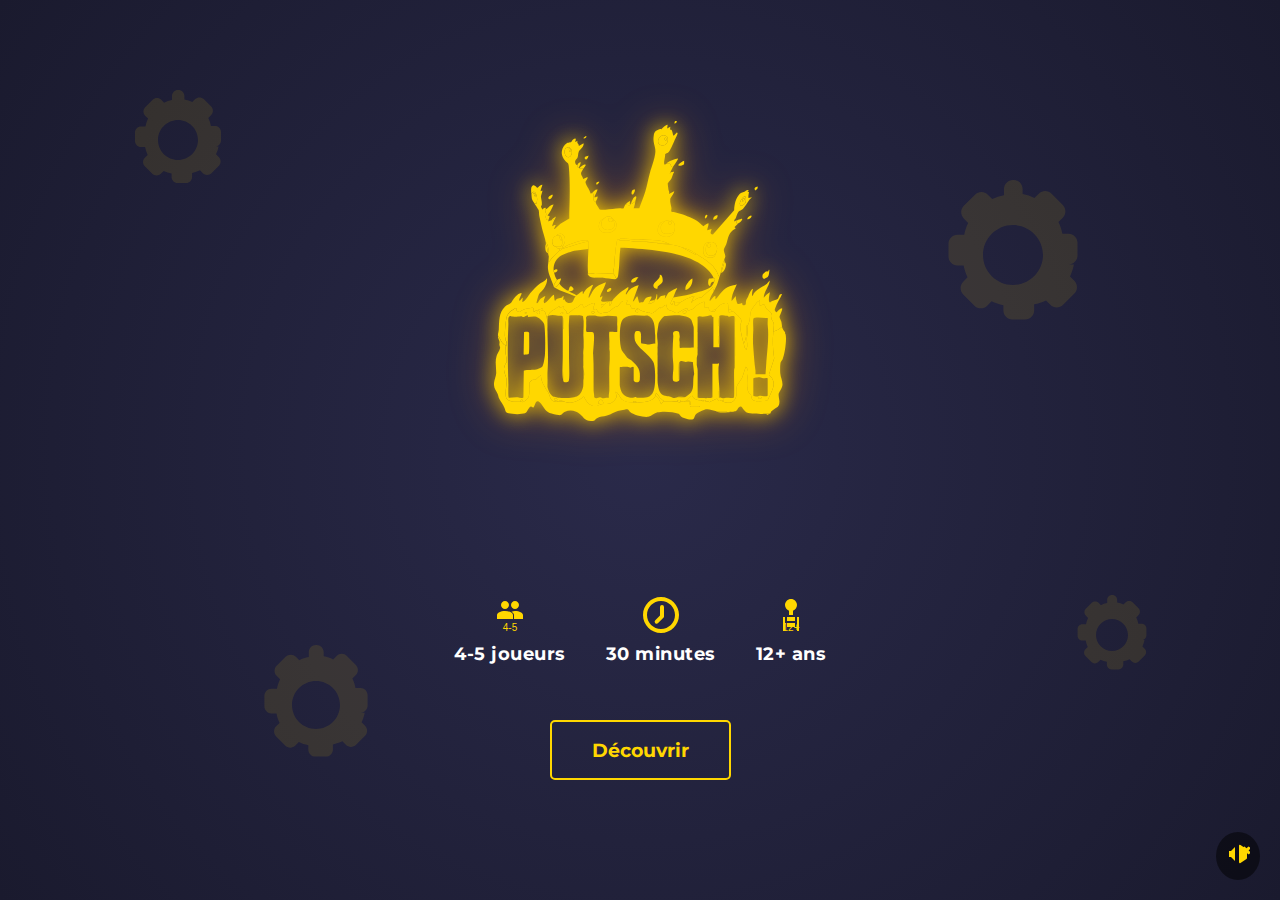
<file: index.html>
<!DOCTYPE html>
<html lang="fr">
<head>
    <meta charset="UTF-8">
    <meta name="viewport" content="width=device-width, initial-scale=1.0">
    <title>PUTSCH - Le Jeu de Cartes</title>
    <link rel="preconnect" href="https://fonts.googleapis.com">
    <link rel="preconnect" href="https://fonts.gstatic.com" crossorigin>
    <link href="https://fonts.googleapis.com/css2?family=Montserrat:wght@700;800&display=swap" rel="stylesheet">
    <style>
        body, html {
            margin: 0;
            padding: 0;
            width: 100%;
            height: 100%;
            overflow-x: hidden;
            overflow-y: auto;
            background: #1a1a2e;
        }

        .landing-container {
            position: relative;
            width: 100%;
            min-height: 100vh;
            display: flex;
            flex-direction: column;
            justify-content: center;
            align-items: center;
            background: radial-gradient(circle at center, #2a2a4a 0%, #1a1a2e 100%);
            padding: 2rem 1rem;
            box-sizing: border-box;
        }

        .logo-container {
            position: relative;
            text-align: center;
            margin-bottom: 2rem;
        }

        .site-logo {
            width: auto;
            height: 300px;
            margin-bottom: 2rem;
            filter: drop-shadow(0 0 10px rgba(255, 215, 0, 0.8)) drop-shadow(0 0 20px rgba(255, 140, 0, 0.4));
            animation: glowPulse 4s ease-in-out infinite;
        }

        @keyframes glowPulse {
            0%, 100% {
                filter: drop-shadow(0 0 10px rgba(255, 215, 0, 0.8)) 
                        drop-shadow(0 0 20px rgba(255, 140, 0, 0.4));
            }
            50% {
                filter: drop-shadow(0 0 20px rgba(255, 215, 0, 0.9))
                        drop-shadow(0 0 35px rgba(255, 140, 0, 0.6))
                        drop-shadow(0 0 45px rgba(255, 69, 0, 0.3));
            }
        }

        .tagline {
            font-family: 'Montserrat', sans-serif;
            font-weight: 700;
            font-size: 1.5rem;
            color: #fff;
            margin: 0 auto 2rem;
            max-width: 800px;
            opacity: 0;
            transform: translateY(20px);
            animation: fadeInUp 1.5s ease forwards 0.5s;
        }

        .discover-btn {
            display: inline-block;
            padding: 1rem 2.5rem;
            margin-top: 0.5rem;
            font-family: 'Montserrat', sans-serif;
            font-weight: 700;
            font-size: 1.2rem;
            color: #FFD700;
            text-decoration: none;
            border: 2px solid #FFD700;
            border-radius: 5px;
            transition: all 0.3s ease;
            animation: fadeInUp 1.5s ease forwards;
        }

        .discover-btn:hover {
            background: rgba(255, 215, 0, 0.1);
            transform: translateY(-2px);
        }

        .gears {
            position: absolute;
            width: 100%;
            height: 100%;
            pointer-events: none;
        }

        .gear {
            position: absolute;
            opacity: 0.1;
            animation: rotate 20s linear infinite;
        }

        .gear:nth-child(1) { top: 10%; left: 10%; width: 100px; }
        .gear:nth-child(2) { top: 20%; right: 15%; width: 150px; animation-direction: reverse; }
        .gear:nth-child(3) { bottom: 15%; left: 20%; width: 120px; }
        .gear:nth-child(4) { bottom: 25%; right: 10%; width: 80px; animation-direction: reverse; }

        @keyframes fadeInUp {
            to {
                opacity: 1;
                transform: translateY(0);
            }
        }

        @keyframes rotate {
            from { transform: rotate(0deg); }
            to { transform: rotate(360deg); }
        }

        @keyframes fadeIn {
            to {
                opacity: 1;
            }
        }

        #sound-control {
            position: fixed;
            bottom: 20px;
            right: 20px;
            z-index: 1000;
            cursor: pointer;
            transition: all 0.3s ease;
            background: rgba(0, 0, 0, 0.5);
            padding: 10px;
            border-radius: 50%;
            border: 1px solid var(--secondary-color);
        }

        #sound-control:hover {
            transform: scale(1.1);
            background: rgba(0, 0, 0, 0.7);
        }

        .sound-icon {
            width: 24px;
            height: 24px;
            transition: all 0.3s ease;
        }

        .game-info {
            display: flex;
            justify-content: center;
            gap: 2.5rem;
            margin: 0.5rem auto 2.5rem;
            padding: 0.5rem;
            max-width: 600px;
            background: transparent;
            animation: fadeIn 1s ease forwards;
        }

        .info-item {
            display: flex;
            flex-direction: column;
            align-items: center;
            gap: 0.5rem;
            color: #fff;
            font-family: 'Montserrat', sans-serif;
            font-weight: 700;
            text-align: center;
        }

        .info-icon {
            width: 40px;
            height: 40px;
            transition: transform 0.3s ease;
        }

        .info-item:hover .info-icon {
            transform: scale(1.1);
        }

        .info-item span {
            font-size: 1.1rem;
            white-space: nowrap;
            font-family: 'Montserrat', sans-serif;
            font-weight: 700;
            letter-spacing: 0.5px;
        }

        @media (max-width: 600px) {
            .game-info {
                flex-direction: row;
                gap: 1rem;
                padding: 0.5rem;
                margin-bottom: 1rem;
            }

            .info-icon {
                width: 30px;
                height: 30px;
            }

            .info-item {
                gap: 0.3rem;
            }

            .info-item span {
                font-size: 0.9rem;
            }
        }

        @media (max-width: 400px) {
            .game-info {
                gap: 0.5rem;
            }

            .info-icon {
                width: 25px;
                height: 25px;
            }

            .info-item span {
                font-size: 0.8rem;
            }
        }

        @media (max-width: 768px) {
            .site-logo {
                height: 200px;
                margin-bottom: 1.5rem;
            }

            .tagline {
                font-size: 1.2rem;
                padding: 0 1rem;
                text-align: center;
            }

            .discover-btn {
                padding: 0.8rem 2rem;
                font-size: 1.1rem;
                margin-top: 1rem;
                margin-bottom: 2rem;
            }

            .landing-container {
                padding: 4rem 1rem;
            }
        }
    </style>
</head>
<body>
    <div class="landing-container">
        <div class="gears">
            <img src="images/gear.svg" alt="" class="gear">
            <img src="images/gear.svg" alt="" class="gear">
            <img src="images/gear.svg" alt="" class="gear">
            <img src="images/gear.svg" alt="" class="gear">
        </div>
        
        <div class="logo-container">
            <img src="images/logojaune.svg" alt="PUTSCH" class="site-logo">
            <p class="tagline">Incarnez un rebelle et renversez le despote en conquérant des territoires !</p>
        </div>
        
        <div class="game-info">
            <div class="info-item">
                <img src="images/players.svg" alt="Nombre de joueurs" class="info-icon">
                <span>4-5 joueurs</span>
            </div>
            <div class="info-item">
                <img src="images/time.svg" alt="Durée de partie" class="info-icon">
                <span>30 minutes</span>
            </div>
            <div class="info-item">
                <img src="images/age.svg" alt="Âge minimum" class="info-icon">
                <span>12+ ans</span>
            </div>
        </div>

        <a href="game.html" class="discover-btn">Découvrir</a>

        <div id="sound-control">
            <img src="images/sound-on.svg" alt="Contrôle du son" class="sound-icon">
        </div>

        <audio id="background-music" loop>
            <source src="audio/background.mp3" type="audio/mpeg">
        </audio>

        <script>
            document.addEventListener('DOMContentLoaded', function() {
                const music = document.getElementById('background-music');
                const soundControl = document.getElementById('sound-control');
                const soundIcon = soundControl.querySelector('.sound-icon');
                let isPlaying = true;

                // Configuration pour maximiser les chances d'autoplay
                music.volume = 0.7;
                music.muted = false;
                
                // Fonction pour démarrer la musique
                function startMusic() {
                    const playPromise = music.play();
                    if (playPromise !== undefined) {
                        playPromise
                            .then(() => {
                                isPlaying = true;
                                soundIcon.src = 'images/sound-on.svg';
                            })
                            .catch(error => {
                                console.log("Autoplay prevented:", error);
                                isPlaying = false;
                                soundIcon.src = 'images/sound-off.svg';
                            });
                    }
                }

                // Essayer de démarrer la musique immédiatement
                startMusic();

                // Démarrer aussi au premier clic sur la page
                document.addEventListener('click', function startOnClick() {
                    if (!isPlaying) {
                        startMusic();
                    }
                    document.removeEventListener('click', startOnClick);
                }, { once: true });

                soundControl.addEventListener('click', function(e) {
                    e.stopPropagation(); // Empêcher la propagation au document
                    if (isPlaying) {
                        music.pause();
                        soundIcon.src = 'images/sound-off.svg';
                    } else {
                        startMusic();
                    }
                    isPlaying = !isPlaying;
                });
            });
        </script>
    </div>
</body>
</html>
</file>
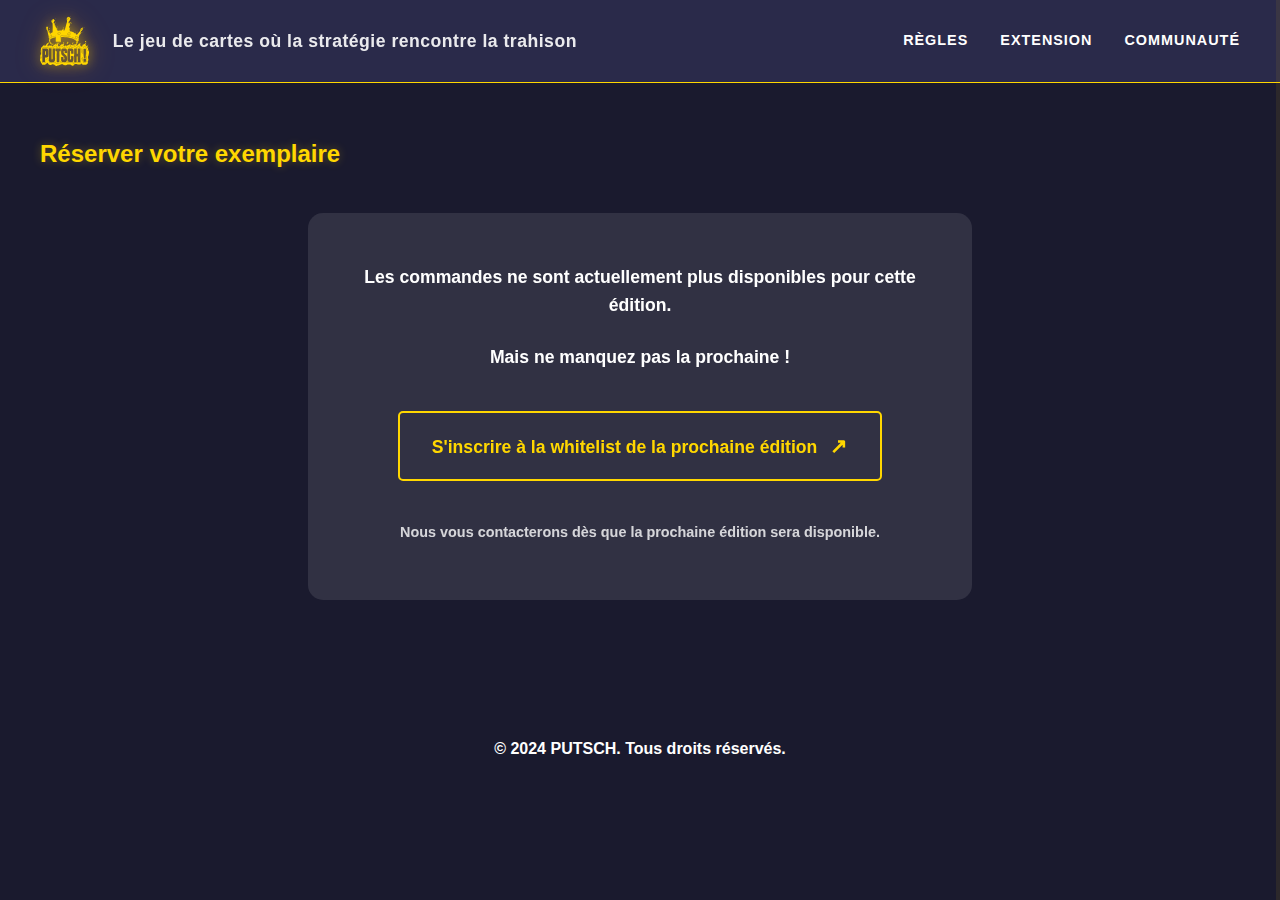
<file: commande.html>
<!DOCTYPE html>
<html lang="fr">
<head>
    <meta charset="UTF-8">
    <meta name="viewport" content="width=device-width, initial-scale=1.0">
    <title>Commander PUTSCH</title>
    <link rel="stylesheet" href="styles.css">
    <style>
        .header-logo {
            height: 50px;
            width: auto;
            margin: 0;
            transition: transform 0.3s ease;
            filter: drop-shadow(0 0 6px rgba(255, 215, 0, 0.6)) drop-shadow(0 0 12px rgba(255, 140, 0, 0.3));
            animation: headerGlowPulse 4s ease-in-out infinite;
        }

        .header-logo:hover {
            transform: scale(1.05);
        }

        .logo-container {
            display: flex;
            align-items: center;
            gap: 1.5rem;
        }

        header {
            background: var(--background-color);
            padding: 1rem 2rem;
            border-bottom: 1px solid var(--secondary-color);
        }

        .header-content {
            max-width: 1200px;
            margin: 0 auto;
            display: flex;
            justify-content: space-between;
            align-items: center;
        }

        .tagline {
            color: var(--text-color);
            font-family: 'Montserrat', sans-serif;
            font-weight: 700;
            margin: 0;
            font-size: 1.1rem;
        }

        @keyframes headerGlowPulse {
            0%, 100% {
                filter: drop-shadow(0 0 6px rgba(255, 215, 0, 0.6)) 
                        drop-shadow(0 0 12px rgba(255, 140, 0, 0.3));
            }
            50% {
                filter: drop-shadow(0 0 12px rgba(255, 215, 0, 0.7))
                        drop-shadow(0 0 20px rgba(255, 140, 0, 0.4))
                        drop-shadow(0 0 25px rgba(255, 69, 0, 0.2));
            }
        }

        @media (max-width: 768px) {
            .logo-container {
                gap: 1rem;
            }
            
            .tagline {
                font-size: 0.9rem;
            }

            .header-logo {
                height: 40px;
            }
        }
    </style>
</head>
<body>
    <header>
        <div class="header-content">
            <div class="logo-container">
                <img src="images/logojaune.svg" alt="PUTSCH" class="header-logo">
                <p class="tagline">Le jeu de cartes où la stratégie rencontre la trahison</p>
            </div>
            <nav class="minimal-nav">
                <a href="game.html" class="nav-link">règles</a>
                <a href="extension.html" class="nav-link">Extension</a>
                <a href="communaute.html" class="nav-link">Communauté</a>
            </nav>
        </div>
    </header>

    <main>
        <section class="commande-section">
            <h2>Réserver votre exemplaire</h2>
            <div class="reservation-message">
                <p>Les commandes ne sont actuellement plus disponibles pour cette édition.</p>
                <p class="highlight">Mais ne manquez pas la prochaine !</p>
                <a href="https://docs.google.com/forms/d/e/1FAIpQLScZ3CREEXs-LzFPAhI5t2vDWl9cGPxNp37zKpwhCGBnQaaNkw/viewform?usp=preview" 
                   target="_blank" 
                   rel="noopener noreferrer" 
                   class="cta-button"
                   aria-label="S'inscrire à la whitelist de la prochaine édition">
                    S'inscrire à la whitelist de la prochaine édition
                </a>
                <p class="small-text">Nous vous contacterons dès que la prochaine édition sera disponible.</p>
                
                <div class="social-proof">
                
                </div>
            </div>
        </section>
    </main>

    <footer>
        <p>&copy; 2024 PUTSCH. Tous droits réservés.</p>
    </footer>
    <script src="script.js"></script>
</body>
</html>
</file>
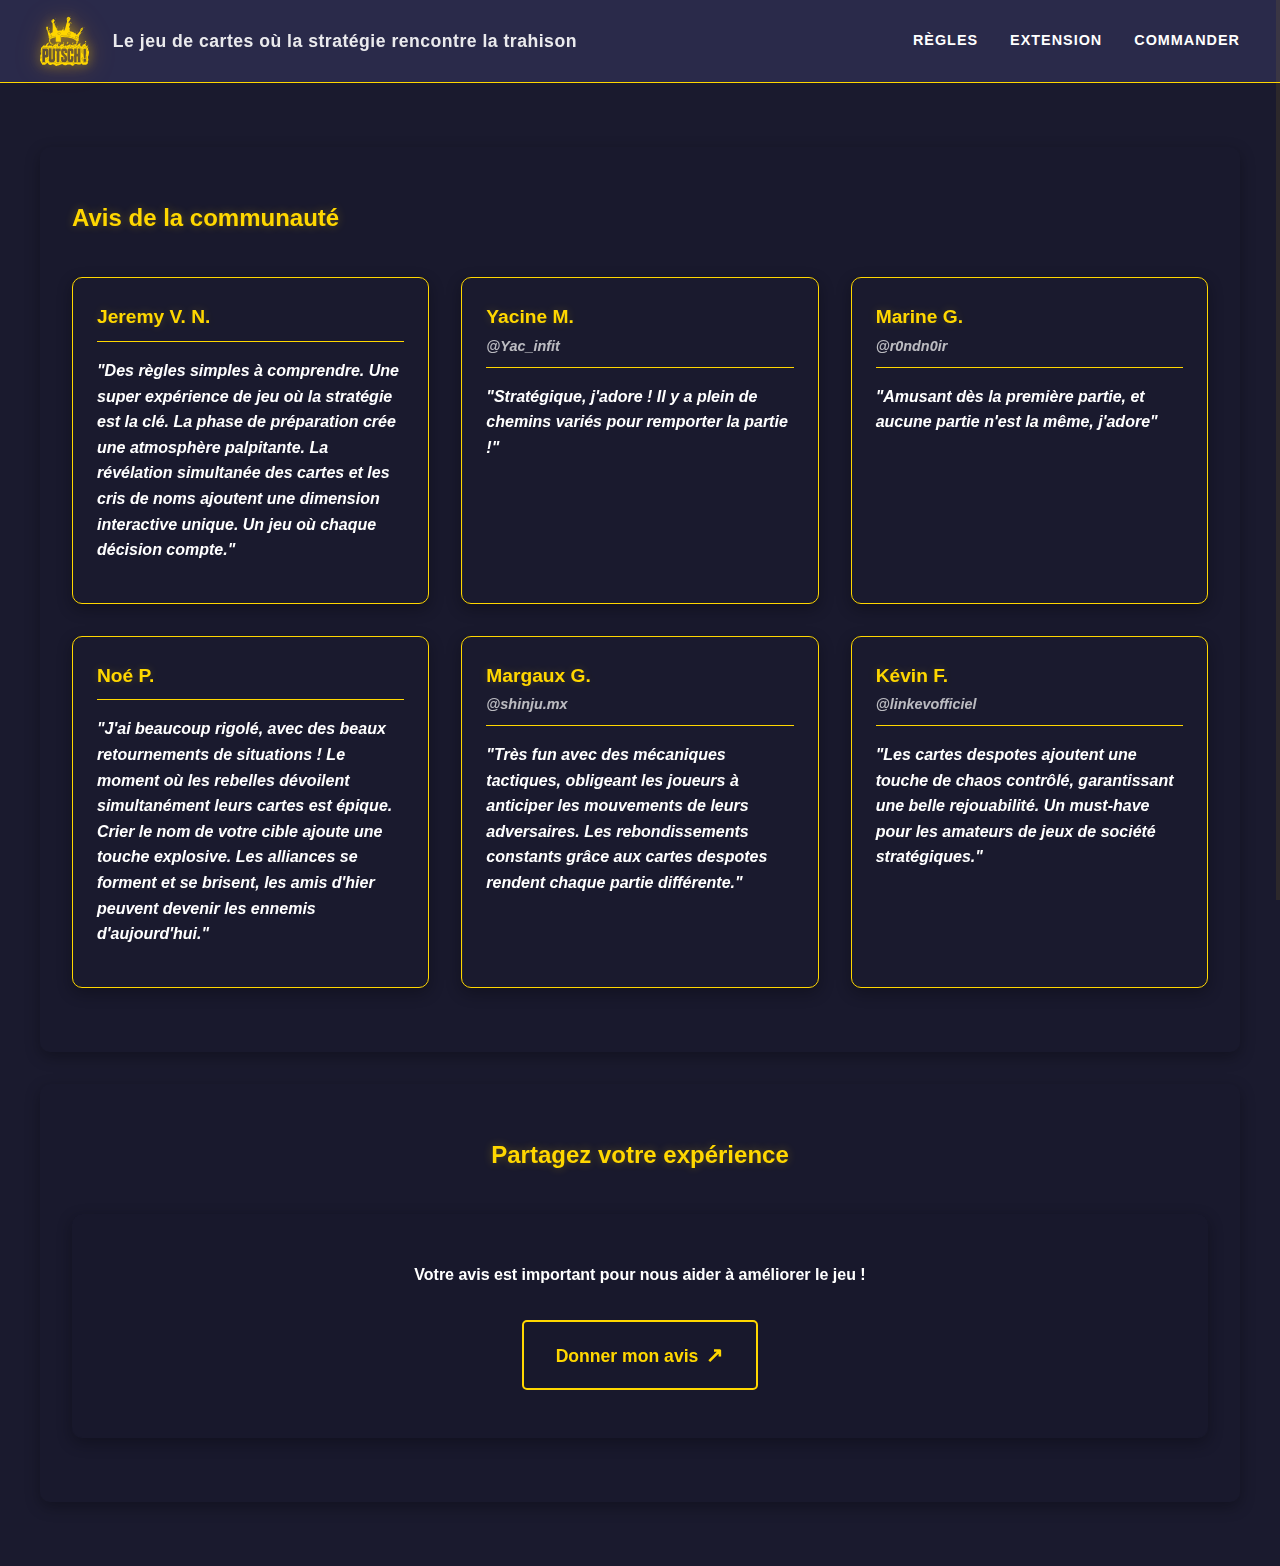
<file: communaute.html>
<!DOCTYPE html>
<html lang="fr">
<head>
    <meta charset="UTF-8">
    <meta name="viewport" content="width=device-width, initial-scale=1.0">
    <title>Communauté PUTSCH</title>
    <link rel="stylesheet" href="styles.css">
    <style>
        .header-logo {
            height: 50px;
            width: auto;
            margin: 0;
            transition: transform 0.3s ease;
            filter: drop-shadow(0 0 6px rgba(255, 215, 0, 0.6)) drop-shadow(0 0 12px rgba(255, 140, 0, 0.3));
            animation: headerGlowPulse 4s ease-in-out infinite;
        }

        .header-logo:hover {
            transform: scale(1.05);
        }

        .logo-container {
            display: flex;
            align-items: center;
            gap: 1.5rem;
        }

        header {
            background: var(--background-color);
            padding: 1rem 2rem;
            border-bottom: 1px solid var(--secondary-color);
        }

        .header-content {
            max-width: 1200px;
            margin: 0 auto;
            display: flex;
            justify-content: space-between;
            align-items: center;
        }

        .tagline {
            color: var(--text-color);
            font-family: 'Montserrat', sans-serif;
            font-weight: 700;
            margin: 0;
            font-size: 1.1rem;
        }

        @keyframes headerGlowPulse {
            0%, 100% {
                filter: drop-shadow(0 0 6px rgba(255, 215, 0, 0.6)) 
                        drop-shadow(0 0 12px rgba(255, 140, 0, 0.3));
            }
            50% {
                filter: drop-shadow(0 0 12px rgba(255, 215, 0, 0.7))
                        drop-shadow(0 0 20px rgba(255, 140, 0, 0.4))
                        drop-shadow(0 0 25px rgba(255, 69, 0, 0.2));
            }
        }

        @media (max-width: 768px) {
            .logo-container {
                gap: 1rem;
            }
            
            .tagline {
                font-size: 0.9rem;
            }

            .header-logo {
                height: 40px;
            }
        }
    </style>
</head>
<body>
    <header>
        <div class="header-content">
            <div class="logo-container">
                <img src="images/logojaune.svg" alt="PUTSCH" class="header-logo">
                <p class="tagline">Le jeu de cartes où la stratégie rencontre la trahison</p>
            </div>
            <nav class="minimal-nav">
                <a href="game.html" class="nav-link">règles</a>
                <a href="extension.html" class="nav-link">Extension</a>
                <a href="commande.html" class="nav-link">Commander</a>
            </nav>
        </div>
    </header>

    <main>
        <section class="section-main reviews-section">
            <h2>Avis de la communauté</h2>
            <div class="reviews-grid">
                <div class="review-card">
                    <div class="review-header">
                        <h3>Jeremy V. N.</h3>
                    </div>
                    <p>"Des règles simples à comprendre. Une super expérience de jeu où la stratégie est la clé. La phase de préparation crée une atmosphère palpitante. La révélation simultanée des cartes et les cris de noms ajoutent une dimension interactive unique. Un jeu où chaque décision compte."</p>
                </div>

                <div class="review-card">
                    <div class="review-header">
                        <h3>Yacine M.</h3>
                        <span class="social-handle">@Yac_infit</span>
                    </div>
                    <p>"Stratégique, j'adore ! Il y a plein de chemins variés pour remporter la partie !"</p>
                </div>

                <div class="review-card">
                    <div class="review-header">
                        <h3>Marine G.</h3>
                        <span class="social-handle">@r0ndn0ir</span>
                    </div>
                    <p>"Amusant dès la première partie, et aucune partie n'est la même, j'adore"</p>
                </div>

                <div class="review-card">
                    <div class="review-header">
                        <h3>Noé P.</h3>
                    </div>
                    <p>"J'ai beaucoup rigolé, avec des beaux retournements de situations ! Le moment où les rebelles dévoilent simultanément leurs cartes est épique. Crier le nom de votre cible ajoute une touche explosive. Les alliances se forment et se brisent, les amis d'hier peuvent devenir les ennemis d'aujourd'hui."</p>
                </div>

                <div class="review-card">
                    <div class="review-header">
                        <h3>Margaux G.</h3>
                        <span class="social-handle">@shinju.mx</span>
                    </div>
                    <p>"Très fun avec des mécaniques tactiques, obligeant les joueurs à anticiper les mouvements de leurs adversaires. Les rebondissements constants grâce aux cartes despotes rendent chaque partie différente."</p>
                </div>

                <div class="review-card">
                    <div class="review-header">
                        <h3>Kévin F.</h3>
                        <span class="social-handle">@linkevofficiel</span>
                    </div>
                    <p>"Les cartes despotes ajoutent une touche de chaos contrôlé, garantissant une belle rejouabilité. Un must-have pour les amateurs de jeux de société stratégiques."</p>
                </div>
            </div>
        </section>

        <section class="section-main share-experience">
            <h2>Partagez votre expérience</h2>
           <section class="section-main reviews-section">
                <p>Votre avis est important pour nous aider à améliorer le jeu !</p>
                <a href=https://docs.google.com/forms/d/e/1FAIpQLSdV22O-tnlpq2SFyMsFRaOMtcSWzGHBmOQWgxrk61Oy_2oAtw/viewform?pli=1" target="_blank" class="cta-button">Donner mon avis</a>
            </div>
        </section>
    </main>

    <script src="script.js"></script>
</body>
</html>
</file>
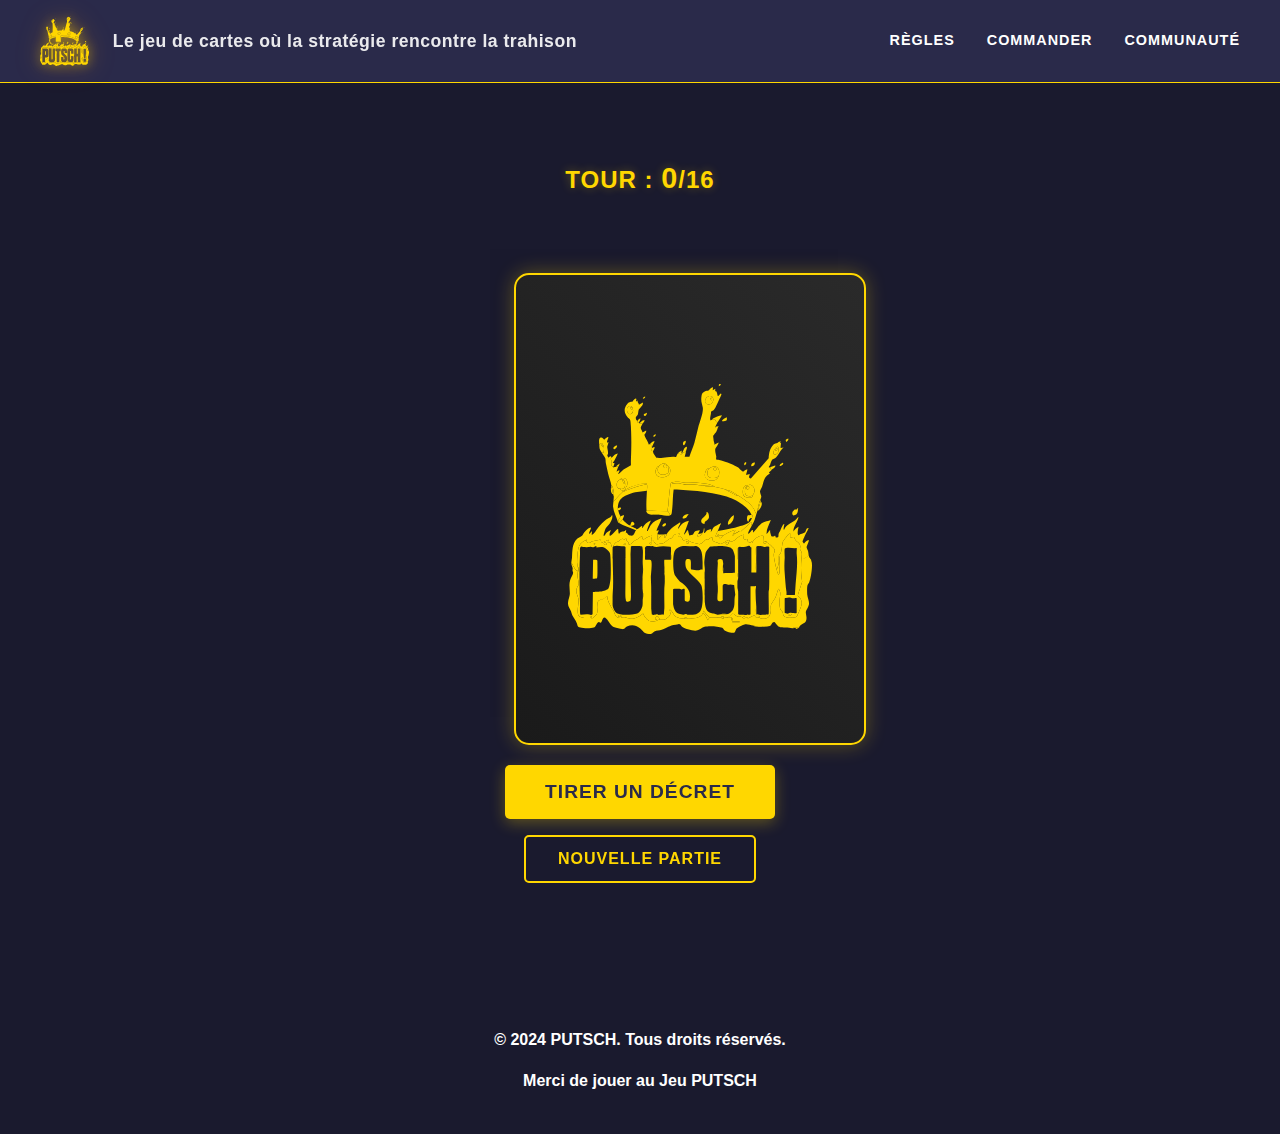
<file: decrets.html>
<!DOCTYPE html>
<html lang="fr">
<head>
    <meta charset="UTF-8">
    <meta name="viewport" content="width=device-width, initial-scale=1.0">
    <title>Décrets PUTSCH</title>
    <link rel="stylesheet" href="styles.css">
    <style>
        body {
            margin: 0;
            padding: 0;
            background: #1a1a2e;
            transition: background-color 0.6s ease;
        }

        .header-logo {
            height: 50px;
            width: auto;
            margin: 0;
            transition: transform 0.3s ease;
            filter: drop-shadow(0 0 6px rgba(255, 215, 0, 0.6)) drop-shadow(0 0 12px rgba(255, 140, 0, 0.3));
            animation: headerGlowPulse 4s ease-in-out infinite;
        }

        .header-logo:hover {
            transform: scale(1.05);
        }

        .logo-container {
            display: flex;
            align-items: center;
            gap: 1.5rem;
        }

        header {
            background: var(--background-color);
            padding: 1rem 2rem;
            border-bottom: 1px solid var(--secondary-color);
        }

        .header-content {
            max-width: 1200px;
            margin: 0 auto;
            display: flex;
            justify-content: space-between;
            align-items: center;
        }

        .tagline {
            color: var(--text-color);
            font-family: 'Montserrat', sans-serif;
            font-weight: 700;
            margin: 0;
            font-size: 1.1rem;
        }

        .decret-section {
            max-width: 800px;
            margin: 0.5rem auto;
            padding: 2rem;
            text-align: center;
            color: var(--text-color);
            position: relative;
        }

        .counter {
            font-size: 1.5rem;
            color: #FFD700;
            margin: 0 0 3rem 0;
            font-family: 'Montserrat', sans-serif;
            font-weight: 700;
            text-transform: uppercase;
            letter-spacing: 1px;
            text-shadow: 0 0 10px rgba(255, 215, 0, 0.3);
            position: relative;
            z-index: 2;
        }

        #turn-counter {
            color: var(--secondary-color);
            font-size: 1.8rem;
        }

        .buttons-container {
            display: flex;
            flex-direction: column;
            align-items: center;
            gap: 1rem;
            position: relative;
            z-index: 2;
            margin-top: 6rem;
        }

        .card-container {
            position: relative;
            width: 300px;
            height: 420px;
            margin: 0 auto;
            perspective: 1000px;
            z-index: 1;
        }

        .card {
            position: relative;
            width: 100%;
            height: 100%;
            transform-style: preserve-3d;
            transition: transform 0.6s;
        }

        .card.flipped {
            transform: rotateY(180deg);
        }

        .card-face {
            position: absolute;
            width: 100%;
            height: 100%;
            backface-visibility: hidden;
            display: flex;
            align-items: center;
            justify-content: center;
            border-radius: 15px;
            box-shadow: 0 0 20px rgba(255, 215, 0, 0.3);
        }

        .card-back {
            background: linear-gradient(45deg, #1a1a1a, #2a2a2a);
            border: 2px solid #FFD700;
            display: flex;
            align-items: center;
            justify-content: center;
        }

        .card-back img {
            width: 70%;
            height: auto;
            object-fit: contain;
        }

        .card-front {
            background: linear-gradient(45deg, #2a2a2a, #1a1a1a);
            border: 2px solid #FFD700;
            transform: rotateY(180deg);
            padding: 20px;
            text-align: center;
            display: flex;
            flex-direction: column;
            justify-content: center;
            position: relative;
        }

        .card-title {
            font-size: 1.8rem;
            color: #FFD700;
            margin: 0 auto 1.5rem;
            font-family: 'Montserrat', sans-serif;
            font-weight: 800;
            text-transform: uppercase;
            text-align: center;
            width: 100%;
        }

        .card-effect {
            font-size: 1.3rem;
            line-height: 1.5;
            color: white;
            font-family: 'Montserrat', sans-serif;
            font-weight: 700;
            text-align: center;
            margin: 0;
            padding: 0 15px;
        }

        .card-cost {
            position: absolute;
            top: 10px;
            right: 10px;
            background: #FFD700;
            color: black;
            padding: 5px 10px;
            border-radius: 15px;
            font-family: 'Montserrat', sans-serif;
            font-weight: 700;
            font-size: 0.9rem;
        }

        .draw-button {
            display: inline-block;
            padding: 1rem 2.5rem;
            font-size: 1.2rem;
            text-transform: uppercase;
            background: #FFD700;
            color: var(--background-color);
            border: none;
            border-radius: 5px;
            cursor: pointer;
            transition: all 0.3s ease;
            font-family: 'Montserrat', sans-serif;
            font-weight: 700;
            letter-spacing: 1px;
            box-shadow: 0 4px 15px rgba(255, 215, 0, 0.3);
        }

        .draw-button:hover:not(:disabled) {
            transform: translateY(-2px);
            box-shadow: 0 6px 20px rgba(255, 215, 0, 0.4);
            background: var(--secondary-color);
        }

        .draw-button:disabled {
            background: #666;
            cursor: not-allowed;
            transform: none;
            box-shadow: none;
        }

        .reset-button {
            display: inline-block;
            padding: 0.8rem 2rem;
            font-size: 1rem;
            text-transform: uppercase;
            background: transparent;
            color: #FFD700;
            border: 2px solid #FFD700;
            border-radius: 5px;
            cursor: pointer;
            transition: all 0.3s ease;
            font-family: 'Montserrat', sans-serif;
            font-weight: 700;
            letter-spacing: 1px;
        }

        .reset-button:hover {
            background: rgba(255, 215, 0, 0.1);
            transform: translateY(-2px);
        }

        @keyframes headerGlowPulse {
            0%, 100% {
                filter: drop-shadow(0 0 6px rgba(255, 215, 0, 0.6)) 
                       drop-shadow(0 0 12px rgba(255, 140, 0, 0.3));
            }
            50% {
                filter: drop-shadow(0 0 8px rgba(255, 215, 0, 0.8)) 
                       drop-shadow(0 0 16px rgba(255, 140, 0, 0.4));
            }
        }

        @media (max-width: 768px) {
            .decret-section {
                padding: 1rem;
                margin: 1rem auto;
            }

            .counter {
                font-size: 1.2rem;
                margin: 0 0 2rem 0;
            }

            #turn-counter {
                font-size: 1.4rem;
            }

            .card-container {
                width: 260px;
                height: 364px;
                margin: 0 auto 2rem;
            }

            .buttons-container {
                margin-top: 8rem;
                gap: 1rem;
                padding-bottom: 2rem;
            }

            .card-title {
                font-size: 1.3rem;
            }

            .card-effect {
                font-size: 1rem;
            }

            .draw-button {
                padding: 0.8rem 2rem;
                font-size: 1.1rem;
            }
        }
    </style>
</head>
<body>
    <header>
        <div class="header-content">
            <div class="logo-container">
                <img src="images/logojaune.svg" alt="PUTSCH" class="header-logo">
                <p class="tagline">Le jeu de cartes où la stratégie rencontre la trahison</p>
            </div>
            <nav class="minimal-nav">
                <a href="game.html" class="nav-link">Règles</a>
                <a href="commande.html" class="nav-link">Commander</a>
                <a href="communaute.html" class="nav-link">Communauté</a>
            
            </nav>
        </div>
    </header>

    <main>
        <section class="decret-section">
            <p class="counter">Tour : <span id="turn-counter">0</span>/16</p>
            <div class="card-container">
                <div class="card">
                    <div class="card-face card-back">
                        <img src="images/logojaune.svg" alt="Logo PUTSCH">
                    </div>
                    <div class="card-face card-front">
                        <span class="card-cost"></span>
                        <h3 class="card-title"></h3>
                        <p class="card-effect"></p>
                    </div>
                </div>
            </div>
            <div class="buttons-container">
                <button class="draw-button">Tirer un Décret</button>
                <button class="reset-button">Nouvelle Partie</button>
            </div>
        </section>
    </main>

    <footer>
        <p>&copy; 2024 PUTSCH. Tous droits réservés.</p>
        <p>Merci de jouer au Jeu PUTSCH</p>
    </footer>

    <script>
        const decrets = [
            {
                title: "AFFOLEMENT",
                effect: "Échangez la carte action jouée face cachée par celle de votre voisin de droite, prenez en connaissance avant la révélation",
                cost: "Set de base"
            },
            {
                title: "MANIGANCE",
                effect: "Après la révélation, si vous avez joué ECLAIREUR, échangez le territoire d'un autre rebelle avec un de la pioche",
                cost: "Set de base"
            },
            {
                title: "MOUVEMENT DE FOULE",
                effect: "Avant la révélation, donnez 1 de vos territoires au rebelle situé à votre droite ",
                cost: "Set de base"
            },
            {
                title: "AGRESSIF",
                effect: " Si vous avez joué BRUTE, choisissez le territoire volé même si votre cible possède des territoires non révélés",
                cost: "Set de base"
            },
            {
                title: "Mouvement de foule",
                effect: "Donnez un de vos territoires au choix au rebelle situé à votre GAUCHE avant la révélation.",
                cost: "Set de base"
            },
            {
                title: "BIENFAITEUR",
                effect: "Après la révélation, placez un de vos territoires au centre, le rebelle jouant la carte action avec le plus petit nombre les redistribue (1 max par rebelle)",
                cost: "Set de base"
            },
            {
                title: "COUP DE POUCE",
                effect: " Les rebelles avec moins de 2 territoires, peuvent échanger une carte de leur main, par une carte de leur défausse",
                cost: "Extension"
            },
            {
                title: "PERMÉABLE",
                effect: "Si vous avez joué CACHETTE et êtes visé par plusieurs cartes, vous n'êtes immunisé qu'à la première attaque",
                cost: "Set de base"
            },
            {
                title: "EN TERRAIN CONNU",
                effect: "Après la révélation, si vous avez ÉCLAIREUR dans votre défausse, regardez le 1er territoire de la pioche et reposez le dessus",
                cost: "Set de base"
            },
         
            {
                title: "Mécène",
                effect: "Après la révélation, le rebelle avec le moins de territoires gagne 2 or et en donne 1 à un rebelle de son choix. Annulé en cas d'égalité",
                cost: "Set de base"
            },
            {
                title: "STRATÈGE",
                effect: "Vous pouvez payer 1 or pour échanger un de vos territoires avec un de la pioche après la révélation",
                cost: "Set de base"
            },
            {
                title: "VOYANTE",
                effect: "Prévoyez la carte jouée par votre voisin de gauche, si vous avez raison à la fin du tour, récupérer 1 or",
                cost: "Set de base"
            },
            {
                title: "COUP BAS",
                effect: "Après la révélation, le rebelle ayant joué la carte action avec le plus petit nombre vole 1 or à un autre rebelle",
                cost: "Set de base"
            },
            {
                title: "LIQUIDATION",
                effect: "BRUTE ne coûte aucun or à ce tour",
                cost: "Set de base"
            },
            {
                title: "EMBOURGEOISE",
                effect: "Si vous êtes visé par BRUTE, vous pouvez payer 1 or à votre agresseur pour ne pas lui donner de territoire",
                cost: "Set de base"
            },
            {
                title: "GROSSE BOURDE",
                effect: " CACHETTE ne fonctionne pas à ce tour",
                cost: "Set de base"
            },
            {
                title: "CARTOGRAPHE",
                effect: "Avant la révélation, les rebelles peuvent regarder un territoire d'un autre rebelle",
                cost: "Set de base"
            },
            {
                title: "OSTENTATOIRE",
                effect: "Tout territoire récupéré à ce tour est immédiatement révélé ",
                cost: "Extension"
            },
            {
                title: "Chaos",
                effect: "Les territoires volés ce tour sont distribués au hasard parmi les attaquants.",
                cost: "Extension"
            },
            {
                title: "Opportunité",
                effect: " ÉCLAIREUR révèlent deux territoires au lieu d'un",
                cost: "Extension"
            },
            {
                title: "Trouble Fête",
                effect: "Après la révélation, le rebelle ayant joué la carte action avec le plus grand nombre échange 1 territoire entre deux autres rebelles",
                cost: "Extension"
            },
            {
                title: "CORVÉE",
                effect: " Les rebelles ayant au moins un territoire face cachée doivent payer 1 or, sinon il est est révélé",
                cost: "Extension"
            },

            {
                title: "Coalition",
                effect: "COFFRE rapporte 1 or par carte COFFRE jouée ce tour, dans une limite de 3 ors",
                cost: "Communauté - Proposé par Virgil"
            },
            {
                title: "Charité intéressée",
                effect: "Le Rebelle ayant joué la carte action avec le plus grand nombre peut payez 1 or pour annuler l'effet du prochain décret",
                cost: "Communauté - Proposé par Marine"
            },
            {
                title: "DERNIER RECOURS",
                effect: " le rebelle ayant joué la carte action avec le petit nombre, peut la remettre dans sa main",
                cost: "Communauté - Proposé par Paul"
            },
            // Ajoutez d'autres cartes ici
        ];

        const drawButton = document.querySelector('.draw-button');
        const resetButton = document.querySelector('.reset-button');
        const card = document.querySelector('.card');
        const turnCounter = document.getElementById('turn-counter');
        const body = document.body;
        
        let canDraw = true;
        let turnCount = 0;
        let usedDecrets = new Set(); // Pour suivre les décrets déjà tirés

        function getRandomDarkColor() {
            const hue = Math.floor(Math.random() * 360);
            return `hsl(${hue}, 30%, 15%)`;
        }

        function drawCard() {
            if (!canDraw || turnCount >= 16) return;
            canDraw = false;

            // Changer la couleur de fond
            body.style.backgroundColor = getRandomDarkColor();

            // Retourner la carte face cachée
            card.classList.remove('flipped');

            setTimeout(() => {
                // Filtrer les décrets non utilisés
                const availableDecrets = decrets.filter((_, index) => !usedDecrets.has(index));
                
                if (availableDecrets.length === 0) {
                    alert("Tous les décrets ont été tirés !");
                    return;
                }

                // Sélectionner une carte aléatoire parmi les disponibles
                const randomIndex = Math.floor(Math.random() * availableDecrets.length);
                const actualIndex = decrets.indexOf(availableDecrets[randomIndex]);
                usedDecrets.add(actualIndex);
                
                const randomDecret = availableDecrets[randomIndex];

                // Mettre à jour le contenu
                const cardTitle = document.querySelector('.card-title');
                const cardEffect = document.querySelector('.card-effect');
                const cardCost = document.querySelector('.card-cost');

                if (cardTitle && cardEffect && cardCost) {
                    cardTitle.textContent = randomDecret.title;
                    cardEffect.textContent = randomDecret.effect;
                    cardCost.textContent = randomDecret.cost;
                }

                // Mettre à jour le compteur
                turnCount++;
                turnCounter.textContent = turnCount;

                // Désactiver le bouton si on atteint 16 tours
                if (turnCount >= 16) {
                    drawButton.disabled = true;
                }

                // Retourner la carte face visible
                card.classList.add('flipped');

                // Réactiver le tirage après l'animation
                setTimeout(() => {
                    canDraw = true;
                }, 600);
            }, 600);
        }

        function resetGame() {
            // Réinitialiser les variables
            turnCount = 0;
            usedDecrets.clear();
            canDraw = true;
            
            // Réinitialiser la couleur de fond
            body.style.backgroundColor = '#1a1a2e';
            
            // Réinitialiser l'interface
            turnCounter.textContent = '0';
            drawButton.disabled = false;
            
            // Retourner la carte face cachée
            card.classList.remove('flipped');
            
            // Vider le contenu de la carte
            const cardTitle = document.querySelector('.card-title');
            const cardEffect = document.querySelector('.card-effect');
            const cardCost = document.querySelector('.card-cost');
            
            if (cardTitle && cardEffect && cardCost) {
                cardTitle.textContent = '';
                cardEffect.textContent = '';
                cardCost.textContent = '';
            }
        }

        // Event listeners
        drawButton.addEventListener('click', drawCard);
        resetButton.addEventListener('click', resetGame);

        // Initialiser le jeu au chargement
        window.addEventListener('load', resetGame);
    </script>
</body>
</html>
</file>
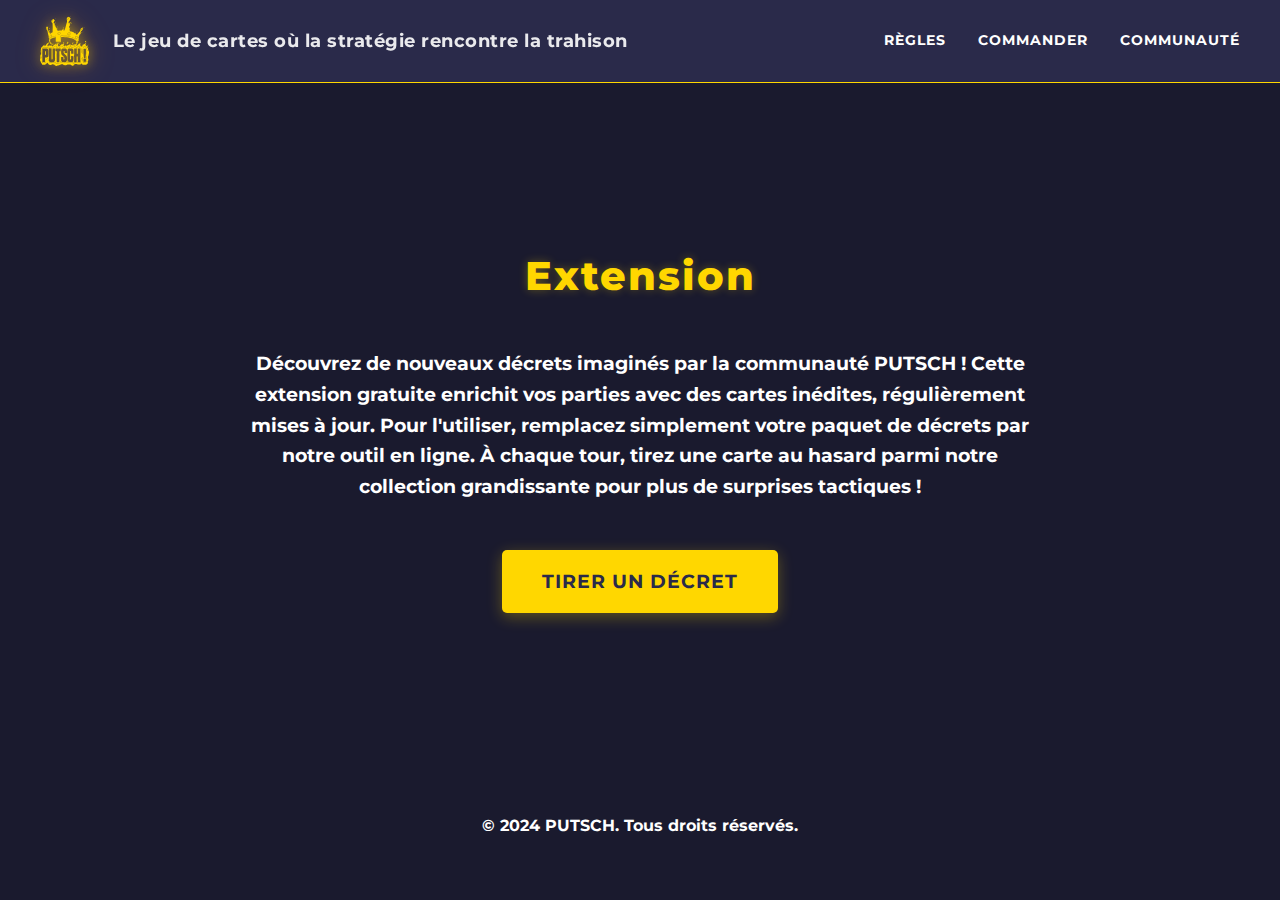
<file: extension.html>
<!DOCTYPE html>
<html lang="fr">
<head>
    <meta charset="UTF-8">
    <meta name="viewport" content="width=device-width, initial-scale=1.0">
    <title>Extension PUTSCH</title>
    <link rel="preconnect" href="https://fonts.googleapis.com">
    <link rel="preconnect" href="https://fonts.gstatic.com" crossorigin>
    <link href="https://fonts.googleapis.com/css2?family=Montserrat:wght@700;800&display=swap" rel="stylesheet">
    <link rel="stylesheet" href="styles.css">
    <style>
        .header-logo {
            height: 50px;
            width: auto;
            margin: 0;
            transition: transform 0.3s ease;
            filter: drop-shadow(0 0 6px rgba(255, 215, 0, 0.6)) drop-shadow(0 0 12px rgba(255, 140, 0, 0.3));
            animation: headerGlowPulse 4s ease-in-out infinite;
        }

        .header-logo:hover {
            transform: scale(1.05);
        }

        .logo-container {
            display: flex;
            align-items: center;
            gap: 1.5rem;
        }

        header {
            background: var(--background-color);
            padding: 1rem 2rem;
            border-bottom: 1px solid var(--secondary-color);
        }

        .header-content {
            max-width: 1200px;
            margin: 0 auto;
            display: flex;
            justify-content: space-between;
            align-items: center;
        }

        .tagline {
            color: var(--text-color);
            font-family: 'Montserrat', sans-serif;
            font-weight: 700;
            margin: 0;
            font-size: 1.1rem;
        }

        .extension-section {
            max-width: 800px;
            margin: 4rem auto;
            padding: 2rem;
            text-align: center;
            color: var(--text-color);
        }

        .extension-section h2 {
            font-size: 2.5rem;
            margin-bottom: 2rem;
            color: #FFD700;
            text-transform: none;
            letter-spacing: 2px;
            font-family: 'Montserrat', sans-serif;
            font-weight: 800;
        }

        .extension-section p {
            font-size: 1.2rem;
            line-height: 1.6;
            margin-bottom: 3rem;
            font-family: 'Montserrat', sans-serif;
            font-weight: 700;
        }

        .play-button {
            display: inline-block;
            padding: 1rem 2.5rem;
            font-size: 1.2rem;
            text-transform: uppercase;
            background: #FFD700;
            color: var(--background-color);
            border: none;
            border-radius: 5px;
            cursor: pointer;
            transition: all 0.3s ease;
            text-decoration: none;
            font-family: 'Montserrat', sans-serif;
            font-weight: 700;
            letter-spacing: 1px;
            box-shadow: 0 4px 15px rgba(255, 215, 0, 0.3);
        }

        .play-button:hover {
            transform: translateY(-2px);
            box-shadow: 0 6px 20px rgba(255, 215, 0, 0.4);
            background: var(--secondary-color);
        }

        @keyframes headerGlowPulse {
            0%, 100% {
                filter: drop-shadow(0 0 6px rgba(255, 215, 0, 0.6)) 
                       drop-shadow(0 0 12px rgba(255, 140, 0, 0.3));
            }
            50% {
                filter: drop-shadow(0 0 8px rgba(255, 215, 0, 0.8)) 
                       drop-shadow(0 0 16px rgba(255, 140, 0, 0.4));
            }
        }

        @media (max-width: 768px) {
            .extension-section {
                padding: 1rem;
                margin: 2rem auto;
            }

            .extension-section h2 {
                font-size: 2rem;
            }

            .extension-section p {
                font-size: 1.1rem;
            }

            .play-button {
                padding: 0.8rem 2rem;
                font-size: 1.1rem;
            }
        }
    </style>
</head>
<body>
    <header>
        <div class="header-content">
            <div class="logo-container">
                <img src="images/logojaune.svg" alt="PUTSCH" class="header-logo">
                <p class="tagline">Le jeu de cartes où la stratégie rencontre la trahison</p>
            </div>
            <nav class="minimal-nav">
                <a href="game.html" class="nav-link">Règles</a>
                <a href="commande.html" class="nav-link">Commander</a>
                <a href="communaute.html" class="nav-link">Communauté</a>
            </nav>
        </div>
    </header>

    <main>
        <section class="extension-section">
            <h2>Extension</h2>
            <p>Découvrez de nouveaux décrets imaginés par la communauté PUTSCH ! Cette extension gratuite enrichit vos parties avec des cartes inédites, régulièrement mises à jour. Pour l'utiliser, remplacez simplement votre paquet de décrets par notre outil en ligne. À chaque tour, tirez une carte au hasard parmi notre collection grandissante pour plus de surprises tactiques !</p>
            <a href="decrets.html" class="play-button">Tirer un Décret</a>
        </section>
    </main>

    <footer>
        <p>&copy; 2024 PUTSCH. Tous droits réservés.</p>
    </footer>
</body>
</html>
</file>
<file: styles.css>
:root {
    --primary-color: #1a1a2e;
    --secondary-color: #ffd700;
    --text-color: #ffffff;
    --background-color: #2a2a4a;
    --card-background: rgba(255, 255, 255, 0.1);
    --accent-color: #b8860b;
}

body {
    font-family: 'Montserrat', sans-serif;
    font-weight: 700;
    margin: 0;
    padding: 0;
    background: var(--primary-color);
    color: var(--text-color);
    line-height: 1.6;
}

.minimal-header {
    background: linear-gradient(to bottom, var(--background-color), var(--primary-color));
    color: var(--text-color);
    padding: 0.8rem 2rem;
    position: sticky;
    top: 0;
    z-index: 1000;
    border-bottom: 2px solid var(--secondary-color);
}

.header-content {
    max-width: 1200px;
    margin: 0 auto;
    display: flex;
    justify-content: space-between;
    align-items: center;
}

.logo-container {
    display: flex;
    align-items: center;
    gap: 1rem;
}

.logo-container h1 {
    font-family: 'Montserrat', sans-serif;
    font-size: 2.5rem;
    color: var(--secondary-color);
    margin: 0;
    text-shadow: 0 0 10px rgba(255, 215, 0, 0.3);
    letter-spacing: 3px;
    font-weight: 800;
    position: relative;
    cursor: default;
}

.logo-separator {
    height: 1.5rem;
    width: 1px;
    background: rgba(255, 215, 0, 0.3);
    margin: 0 0.5rem;
}

.tagline {
    color: var(--text-color);
    opacity: 0.9;
    font-weight: 700;
    letter-spacing: 0.5px;
    font-size: 1.1rem;
    line-height: 1.4;
    max-width: 600px;
    margin: 0 auto;
    text-align: center;
    font-family: 'Montserrat', sans-serif;
}

.minimal-nav {
    display: flex;
    gap: 2rem;
}

.nav-link {
    color: var(--text-color);
    text-decoration: none;
    font-size: 0.9rem;
    text-transform: uppercase;
    letter-spacing: 1px;
    padding: 0.5rem 0;
    position: relative;
    transition: all 0.3s ease;
}

.nav-link::after {
    content: '';
    position: absolute;
    bottom: 0;
    left: 0;
    width: 0;
    height: 2px;
    background: var(--secondary-color);
    transition: width 0.3s ease;
}

.nav-link:hover {
    color: var(--secondary-color);
}

.nav-link:hover::after {
    width: 100%;
}

main {
    max-width: 1200px;
    margin: 0 auto;
    padding: 2rem 0;.section-main {
        background: rgba(26, 26, 46, 0.05);
        margin: 2rem auto;
        padding: 2rem;
        border: none;
    }
    
    .phase {
        background: rgba(26, 26, 46, 0.05);
        padding: 2rem;
        margin: 2rem 0;
        border: none;
    }
    
    .card {
        background: rgba(26, 26, 46, 0.05);
        padding: 1.5rem;
        border: none;
    }
    
    /* Suppression des bordures sur les autres éléments */
    h2 {
        border-bottom: none;
    }
    
    .reviews-section, .community-section {
        border: none;
        background: rgba(26, 26, 46, 0.05);
    }
}

.section-main {
    background: var(--card-background);
    margin: 2rem auto;
    padding: 2rem;
    border-radius: 10px;
    border: 1px solid var(--secondary-color);
    backdrop-filter: blur(10px);
    box-shadow: 0 5px 15px rgba(0, 0, 0, 0.3);
}

h2 {
    font-family: 'Montserrat', sans-serif;
    color: var(--secondary-color);
    border-bottom: 2px solid var(--secondary-color);
    padding-bottom: 0.5rem;
    margin-bottom: 1.5rem;
    text-shadow: 0 0 10px rgba(255, 215, 0, 0.3);
}

h3 {
    font-family: 'Montserrat', sans-serif;
    color: var(--secondary-color);
    margin-bottom: 1rem;
}

/* Styles pour les territoires */
.floating-territories-section {
    perspective: 1000px;
    margin: 2rem 0;
}

.territories-container {
    display: flex;
    justify-content: center;
    gap: 2rem;
    flex-wrap: wrap;
}

.floating-territory {
    width: 200px;
    height: 300px;
    position: relative;
    transform-style: preserve-3d;
    transition: transform 0.8s;
}

.territory-inner {
    position: relative;
    width: 100%;
    height: 100%;
    transform-style: preserve-3d;
    transition: transform 0.8s;
}

.territory-front, .territory-back {
    position: absolute;
    width: 100%;
    height: 100%;
    backface-visibility: hidden;
    border-radius: 10px;
    overflow: hidden;
}

.territory-front img, .territory-back img {
    width: 100%;
    height: 100%;
    object-fit: cover;
}

.territory-back {
    transform: rotateY(180deg);
}

.floating-territory:hover .territory-inner {
    transform: rotateY(180deg);
}

/* Styles pour les cartes actions */
.floating-cards-section {
    perspective: 1000px;
    margin: 2rem 0;
}

.cards-container {
    display: flex;
    justify-content: center;
    gap: 1.5rem;
    flex-wrap: wrap;
}

.floating-card {
    width: 200px;
    height: 300px;
    position: relative;
    transition: transform 0.3s ease;
}

.floating-card img {
    width: 100%;
    height: 100%;
    object-fit: cover;
    border-radius: 10px;
}

.floating-card:hover {
    transform: translateY(-10px) scale(1.05);
}

/* Styles pour les phases de jeu */
.phase {
    background: var(--card-background);
    padding: 1.5rem;
    margin: 1rem 0;
    border-radius: 8px;
    border: 1px solid var(--secondary-color);
}

.phase h3 {
    color: var(--secondary-color);
    margin-top: 0;
}

/* Styles pour la liste des cartes */
.cards-list {
    display: grid;
    gap: 2rem;
    margin: 2rem 0;
}

.cards-list .card {
    background: rgba(26, 26, 46, 0.8);
    border: 1px solid var(--secondary-color);
    padding: 2rem;
    border-radius: 10px;
    box-shadow: 0 5px 15px rgba(0, 0, 0, 0.3);
    transition: all 0.3s ease;
    position: relative;
    overflow: hidden;
}

.cards-list .card::before {
    content: '';
    position: absolute;
    top: 0;
    left: 0;
    width: 100%;
    height: 100%;
    background: linear-gradient(45deg, transparent, rgba(255, 215, 0, 0.1), transparent);
    transform: translateX(-100%);
    transition: transform 0.6s ease;
}

.cards-list .card:hover::before {
    transform: translateX(100%);
}

.cards-list .card h3 {
    color: var(--secondary-color);
    font-family: 'Montserrat', sans-serif;
    margin-bottom: 1rem;
    text-shadow: 0 0 10px rgba(255, 215, 0, 0.2);
}

.cards-list .card p {
    color: var(--text-color);
    line-height: 1.6;
}

/* Styles pour la section comment jouer */
.phase {
    background: rgba(26, 26, 46, 0.8);
    border: 1px solid var(--secondary-color);
    padding: 2rem;
    margin: 1.5rem 0;
    border-radius: 10px;
    box-shadow: 0 5px 15px rgba(0, 0, 0, 0.3);
    transition: all 0.3s ease;
}

.phase:hover {
    transform: translateY(-5px);
    box-shadow: 0 8px 20px rgba(255, 215, 0, 0.2);
}

.phase h3 {
    color: var(--secondary-color);
    font-family: 'Montserrat', sans-serif;
    margin-bottom: 1rem;
    text-shadow: 0 0 10px rgba(255, 215, 0, 0.2);
}

.phase p {
    color: var(--text-color);
    line-height: 1.6;
}

/* Styles pour les avis de la communauté */
.reviews-grid {
    display: grid;
    grid-template-columns: repeat(auto-fit, minmax(300px, 1fr));
    gap: 2rem;
    margin: 2rem 0;
}

.review-card {
    background: rgba(26, 26, 46, 0.8);
    border: 1px solid var(--secondary-color);
    padding: 2rem;
    border-radius: 10px;
    box-shadow: 0 5px 15px rgba(0, 0, 0, 0.3);
    transition: all 0.3s ease;
    position: relative;
    overflow: hidden;
}

.review-card::before {
    content: '';
    position: absolute;
    top: 0;
    left: 0;
    width: 100%;
    height: 100%;
    background: linear-gradient(45deg, transparent, rgba(255, 215, 0, 0.1), transparent);
    transform: translateX(-100%);
    transition: transform 0.6s ease;
}

.review-card:hover {
    transform: translateY(-5px);
    box-shadow: 0 8px 20px rgba(255, 215, 0, 0.2);
}

.review-card:hover::before {
    transform: translateX(100%);
}

.review-header {
    margin-bottom: 1rem;
    border-bottom: 1px solid rgba(255, 215, 0, 0.3);
    padding-bottom: 0.5rem;
}

.review-header h3 {
    color: var(--secondary-color);
    font-family: 'Montserrat', sans-serif;
    margin: 0;
    text-shadow: 0 0 10px rgba(255, 215, 0, 0.2);
}

.social-handle {
    color: var(--text-color);
    opacity: 0.7;
    font-size: 0.9rem;
    font-style: italic;
}

.review-card p {
    color: var(--text-color);
    line-height: 1.6;
    font-style: italic;
}

/* Styles pour les formulaires */
form {
    display: grid;
    gap: 1rem;
    max-width: 600px;
    margin: 0 auto;
}

.form-group {
    margin-bottom: 1.5rem;
}

label {
    font-weight: bold;
}

input, textarea {
    padding: 0.8rem;
    border: 1px solid #ddd;
    border-radius: 4px;
    width: 100%;
}

button {
    background-color: var(--secondary-color);
    color: white;
    padding: 1rem 2rem;
    border: none;
    border-radius: 4px;
    cursor: pointer;
    font-size: 1rem;
    transition: background-color 0.3s;
}

button:hover {
    background-color: #caa313;
}

/* Style pour le bouton de feedback */
.feedback-button {
    display: inline-block;
    background-color: var(--secondary-color);
    color: white;
    padding: 1rem 2rem;
    text-decoration: none;
    border-radius: 4px;
    transition: background-color 0.3s;
    margin-top: 1rem;
}

.feedback-button:hover {
    background-color: #caa313;
}

/* Styles pour la section feedback */
.feedback-cta {
    text-align: center;
    max-width: 600px;
    margin: 0 auto;
    padding: 2rem;
    background: #f8f9fa;
    border-radius: 8px;
    box-shadow: 0 2px 10px rgba(0, 0, 0, 0.1);
}

.feedback-cta p {
    margin-bottom: 1.5rem;
    font-size: 1.1rem;
    color: var(--primary-color);
}

.feedback-cta .cta-button {
    display: inline-block;
    text-decoration: none;
    font-weight: 500;
}

footer {
    text-align: center;
    padding: 1.5rem 0;
    background: var(--primary-color);
    color: #ffffff;
    margin-top: 2rem;
}

/* Barre de progression */
.scroll-progress {
    position: fixed;
    right: 0;
    top: 0;
    width: 4px;
    height: 100%;
    background: rgba(202, 163, 19, 0.1);
    z-index: 1000;
}

.scroll-progress-bar {
    width: 100%;
    background: var(--secondary-color);
    position: absolute;
    top: 0;
    transition: height 0.1s ease;
}

/* Bouton retour en haut */
.back-to-top {
    position: fixed;
    bottom: 2rem;
    right: 2rem;
    background: var(--secondary-color);
    color: white;
    width: 45px;
    height: 45px;
    border-radius: 50%;
    display: flex;
    align-items: center;
    justify-content: center;
    text-decoration: none;
    opacity: 0;
    transform: translateY(20px);
    transition: all 0.3s ease;
    cursor: pointer;
    box-shadow: 0 2px 10px rgba(0, 0, 0, 0.1);
    font-size: 1.5rem;
}

.back-to-top.visible {
    opacity: 1;
    transform: translateY(0);
}

.back-to-top:hover {
    background: #ffffff;
    color: var(--secondary-color);
    box-shadow: 0 4px 15px rgba(202, 163, 19, 0.3);
    transform: translateY(-3px);
}

/* Styles pour la page de réservation */
.reservation-message {
    text-align: center;
    max-width: 600px;
    margin: 2rem auto;
    padding: 2rem;
    background: rgba(255, 255, 255, 0.1);
    border-radius: 15px;
    backdrop-filter: blur(10px);
}

.reservation-message p {
    margin-bottom: 1.5rem;
    font-size: 1.1rem;
}

.reservation-message .small-text {
    font-size: 0.9rem;
    opacity: 0.8;
    margin-top: 1.5rem;
}

.reservation-form {
    display: flex;
    gap: 1rem;
    margin: 2rem 0;
    justify-content: center;
}

.reservation-form input[type="email"] {
    padding: 0.8rem 1rem;
    border: 1px solid #ddd;
    border-radius: 4px;
    width: 300px;
    font-size: 1rem;
}

.cta-button {
    display: inline-block;
    padding: 1rem 2rem;
    background: var(--accent-color);
    color: var(--text-color);
    border: 2px solid transparent;
    border-radius: 30px;
    font-size: 1.1rem;
    cursor: pointer;
    transition: all 0.3s ease;
    text-decoration: none;
    margin: 1rem 0;
    font-family: 'Montserrat', sans-serif;
    font-weight: 700;
}

.cta-button:hover {
    background: transparent;
    border-color: var(--accent-color);
    transform: translateY(-2px);
    box-shadow: 0 5px 15px rgba(0, 0, 0, 0.2);
}

.cta-button:active {
    transform: translateY(0);
    box-shadow: 0 2px 5px rgba(0, 0, 0, 0.1);
}

.reservation-message {
    animation: fadeIn 0.8s ease-out;
}

@keyframes fadeIn {
    from {
        opacity: 0;
        transform: translateY(20px);
    }
    to {
        opacity: 1;
        transform: translateY(0);
    }
}

/* Ajout d'une icône pour le lien externe */
.cta-button::after {
    content: '↗';
    margin-left: 8px;
    font-size: 1.2em;
    transition: transform 0.2s ease;
    display: inline-block;
}

.cta-button:hover::after {
    transform: translate(2px, -2px);
}

/* Styles pour la page communauté */
.reviews-section {
    background: var(--background-color);
    padding: 2rem;
}

.reviews-grid {
    display: grid;
    grid-template-columns: repeat(auto-fit, minmax(300px, 1fr));
    gap: 2rem;
    margin: 2rem 0;
}

.review-card {
    background: var(--primary-color);
    border: 1px solid var(--secondary-color);
    border-radius: 10px;
    padding: 1.5rem;
    transition: all 0.3s ease;
}

.review-card:hover {
    transform: translateY(-5px);
}

.review-header {
    margin-bottom: 1rem;
    padding-bottom: 0.5rem;
    border-bottom: 1px solid var(--secondary-color);
}

.review-header h3 {
    color: var(--secondary-color);
    font-family: 'Montserrat', sans-serif;
    margin: 0;
    font-size: 1.2rem;
}

.social-handle {
    color: var(--text-color);
    opacity: 0.7;
    font-size: 0.9rem;
    font-style: italic;
}

.review-card p {
    color: var(--text-color);
    line-height: 1.6;
    font-style: italic;
}

/* Style pour la section de partage d'expérience */
.share-experience {
    text-align: center;
    margin-top: 3rem;
    padding: 2rem;
    background: var(--primary-color);
    border: 1px solid var(--secondary-color);
    border-radius: 10px;
}

.feedback-cta {
    max-width: 600px;
    margin: 0 auto;
}

.feedback-cta p {
    color: var(--text-color);
    margin-bottom: 1.5rem;
    font-size: 1.1rem;
}

.cta-button {
    display: inline-block;
    padding: 1rem 2rem;
    background: transparent;
    color: var(--secondary-color);
    border: 2px solid var(--secondary-color);
    border-radius: 5px;
    font-family: 'Montserrat', sans-serif;
    text-decoration: none;
    transition: all 0.3s ease;
}

.cta-button:hover {
    background: var(--secondary-color);
    color: var(--primary-color);
    transform: translateY(-3px);
}

/* Styles pour les cartes flottantes */
.floating-cards-section {
    height: 50vh; /* Augmentation pour les cartes actions */
    display: flex;
    align-items: center;
    justify-content: center;
    overflow: hidden;
    position: relative;
    margin: 1rem 0;
}

.cards-container {
    position: relative;
    width: 100%;
    max-width: 1200px;
    height: 300px; /* Augmentation pour les cartes actions */
    perspective: 2000px;
    transform-style: preserve-3d;
    margin: 0 auto;
}

.floating-card {
    position: absolute;
    width: 180px;  
    height: 245px; 
    overflow: hidden;
    transform-style: preserve-3d;
    will-change: transform;
    transition: all 0.3s ease-out;
    cursor: pointer;
    z-index: 1;
}

.floating-card:hover {
    z-index: 10; /* Passe au-dessus de toutes les autres cartes au survol */
}

/* Positionnement des cartes avec superposition */
.floating-card:nth-child(1) {
    left: 10%;
    top: 45%;
    transform: translateY(-50%) rotate(-5deg);
    z-index: 6;
}

.floating-card:nth-child(2) {
    left: 22%;
    top: 47%;
    transform: translateY(-50%) rotate(-3deg);
    z-index: 5;
}

.floating-card:nth-child(3) {
    left: 34%;
    top: 49%;
    transform: translateY(-50%) rotate(-1deg);
    z-index: 4;
}

.floating-card:nth-child(4) {
    left: 46%;
    top: 51%;
    transform: translateY(-50%) rotate(1deg);
    z-index: 3;
}

.floating-card:nth-child(5) {
    left: 58%;
    top: 53%;
    transform: translateY(-50%) rotate(3deg);
    z-index: 2;
}

.floating-card:nth-child(6) {
    left: 70%;
    top: 55%;
    transform: translateY(-50%) rotate(5deg);
    z-index: 1;
}

.floating-card img {
    width: 100%;
    height: 100%;
    object-fit: cover;
    filter: drop-shadow(0 3px 5px rgba(0, 0, 0, 0.2));
}

/* Ajout d'ombres supplémentaires pour l'effet de profondeur */
.floating-card::after {
    content: '';
    position: absolute;
    top: 0;
    left: 0;
    width: 100%;
    height: 100%;
    box-shadow: 0 30px 60px rgba(0, 0, 0, 0.3);
    z-index: -1;
    transform: translateZ(-1px);
}

/* Styles pour les territoires flottants */
.floating-territories-section {
    height: 35vh; /* Plus compact pour les territoires */
    display: flex;
    align-items: center;
    justify-content: center;
    overflow: hidden;
    position: relative;
    margin: 1rem 0;
}

.territories-container {
    position: relative;
    width: 100%;
    max-width: 1200px;
    height: 220px; /* Plus compact pour les territoires */
    perspective: 2000px;
    transform-style: preserve-3d;
    margin: 0 auto;
}

.floating-territory {
    position: absolute;
    width: 200px;
    height: 200px;
    transform-style: preserve-3d;
    cursor: pointer;
    z-index: 1;
}

.territory-inner {
    position: relative;
    width: 100%;
    height: 100%;
    transform-style: preserve-3d;
    transition: transform 0.5s;
}

.territory-front,
.territory-back {
    position: absolute;
    width: 100%;
    height: 100%;
    backface-visibility: hidden;
    overflow: hidden;
}

.territory-back {
    transform: rotateY(180deg);
}

.territory-front img,
.territory-back img {
    width: 100%;
    height: 100%;
    object-fit: cover;
    filter: drop-shadow(0 3px 5px rgba(0, 0, 0, 0.2));
}

/* Positionnement des territoires avec superposition */
.floating-territory:nth-child(1) {
    left: 5%;
    top: 50%;
    transform: translateY(-50%) rotate(-3deg);
    z-index: 4;
}

.floating-territory:nth-child(2) {
    left: 28%;
    top: 50%;
    transform: translateY(-50%) rotate(-1deg);
    z-index: 3;
}

.floating-territory:nth-child(3) {
    left: 51%;
    top: 50%;
    transform: translateY(-50%) rotate(1deg);
    z-index: 2;
}

.floating-territory:nth-child(4) {
    left: 74%;
    top: 50%;
    transform: translateY(-50%) rotate(3deg);
    z-index: 1;
}

.floating-territory:hover {
    z-index: 10;
}

.floating-territory:hover .territory-inner {
    transform: rotateY(180deg);
}

/* Ajustement de l'espacement du titre */
#territoires h2 {
    margin-bottom: 0.5rem; /* Réduit pour les territoires */
}

/* Ajustement de l'espacement après les territoires flottants */
#territoires .cards-list {
    margin-top: 0.5rem; /* Réduit pour les territoires */
}

/* Ajustement des espacements pour la section des cartes actions */
#cartes-actions h2 {
    margin-bottom: 1rem;
}

#cartes-actions .cards-list {
    margin-top: 1rem;
}

/* Ajustement spécifique pour la section cartes-actions */
#cartes-actions .floating-cards-section {
    margin-top: 0.5rem;
    margin-bottom: 0.5rem;
}

/* Suppression des animations du slogan */
.animated-slogan {
    display: flex;
    gap: 0.5rem;
    justify-content: center;
    flex-wrap: wrap;
    margin: 1rem 0;
}

.animated-slogan .word {
    display: inline-block;
    position: relative;
    cursor: pointer;
}

/* Styles pour la page communauté */
.community-section {
    padding: 2rem;
    text-align: center;
}

.intro-content p {
    color: #333;
    font-size: 1.2rem;
    line-height: 1.6;
    max-width: 800px;
    margin: 0 auto;
    padding: 0 20px;
    text-align: center;
}

@media (max-width: 768px) {
    main {
        padding: 1rem;
    }
    
    .cards-list {
        grid-template-columns: 1fr;
    }
    
    nav ul {
        flex-direction: column;
        align-items: center;
    }
    
    nav ul li {
        margin: 0.25rem 0;
    }
    
    .review-card {
        padding: 1rem;
    }
    
    .minimal-header {
        padding: 0.8rem 1rem;
    }

    .header-content {
        flex-direction: column;
        gap: 1rem;
        text-align: center;
    }

    .logo-container {
        flex-direction: column;
        gap: 0.5rem;
    }

    .logo-separator {
        display: none;
    }

    .minimal-nav {
        gap: 1rem;
    }

    .reservation-form {
        flex-direction: column;
    }

    .reservation-form input[type="email"] {
        width: 100%;
    }

    .reviews-grid {
        grid-template-columns: 1fr;
    }
}

/* Style spécifique pour le texte d'introduction */
#presentation .game-info .intro-text-specific {
    font-size: 1.2rem;
    line-height: 1.6;
    max-width: 800px;
    margin: 0 auto;
    padding: 0 20px;
    text-align: center !important;
    border-bottom: none;
    color: #ffd700;  /* Couleur noire pure */
    opacity: 1;      /* Opacité maximale */
    font-weight: normal;  /* Poids de police normal */
    text-shadow: none;  /* Suppression des ombres potentielles */
}
</file>
